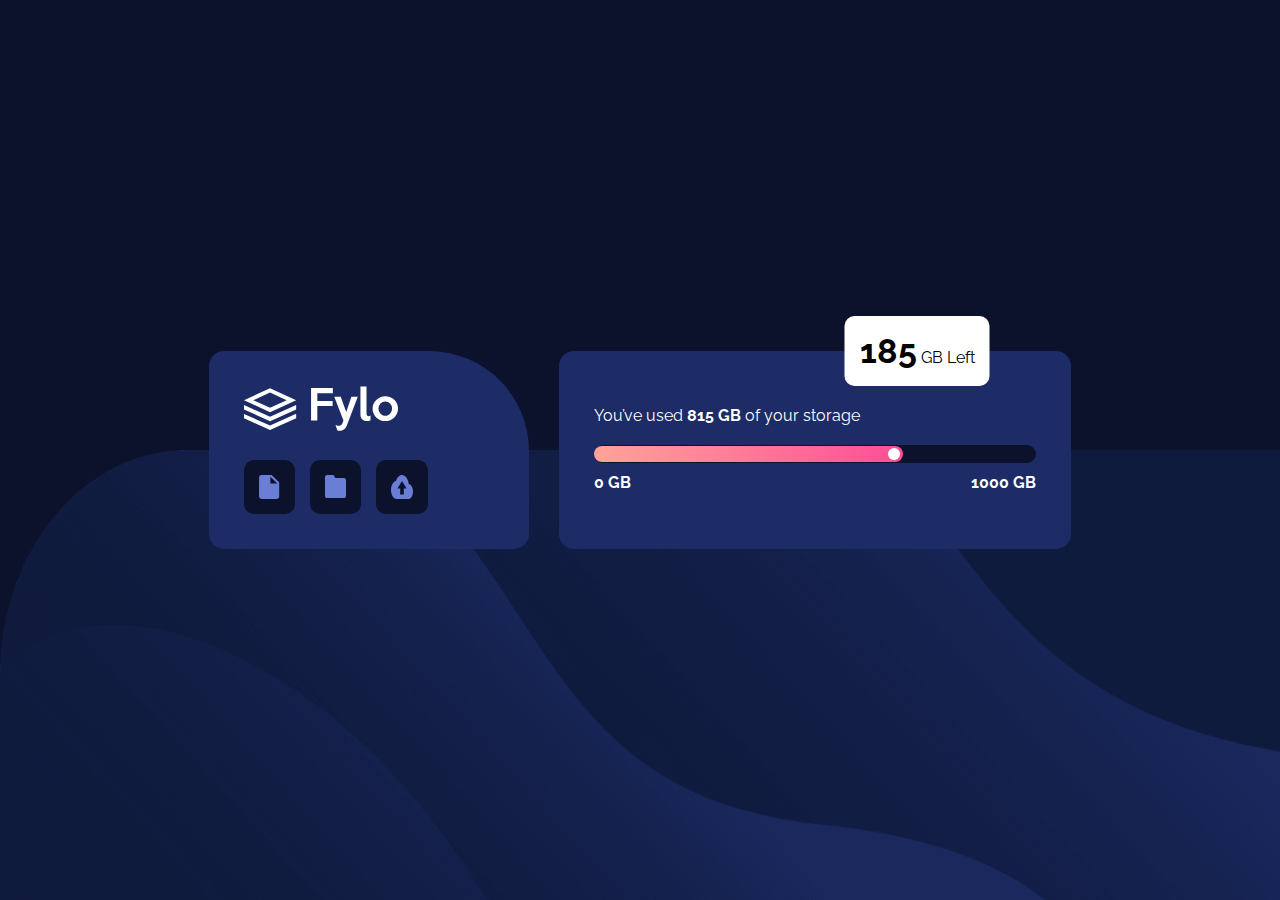
<file: fylo-data-storage-component-master/index.html>
<!DOCTYPE html>
<html lang="en">
<head>
  <meta charset="UTF-8">
  <meta name="viewport" content="width=device-width, initial-scale=1.0"> <!-- displays site properly based on user's device -->

  <link rel="icon" type="image/png" sizes="32x32" href="./images/favicon-32x32.png">
  <link rel="stylesheet" href="style.css">
  <title>Frontend Mentor | Fylo data storage component</title>

  <!-- Feel free to remove these styles or customise in your own stylesheet 👍 -->
  <!-- <style>
    .attribution { font-size: 11px; text-align: center; }
    .attribution a { color: hsl(228, 45%, 44%); }
  </style> -->
  </head>
  <body>
    <div class="container">
      <div class="inner-container">
        <div class="box">
          <div class="box1 bg">
            <img class="img" src="./images/logo.svg"alt="logo">
            <div class="image">
              <img src="./images/icon-document.svg" alt="icon-document">
              <img src="./images/icon-folder.svg" alt="icon-folder">
              <img src="./images/icon-upload.svg" alt="icon-upload">
            </div>
          </div>
          <div class="box2 bg">
            <p class="mainpara"> You’ve used <b>815 GB</b> of your storage</p>
            <div class="meter">
              <div class="innermeter">
                <div class="dot"></div>
              </div>
            </div>
            <div class="value">
              <b>0 GB</b>
              <b>1000 GB</b>
            </div>
            <div class="remain">
              <p><span>185</span> GB Left</p>
            </div>
          </div>
        </div>
      </div>
    </div>

    <!-- <div class="attribution">
      Challenge by <a href="https://www.frontendmentor.io?ref=challenge" target="_blank">Frontend Mentor</a>. 
      Coded by <a href="#">Your Name Here</a>.
    </div> -->
  </body>
</html>
</file>
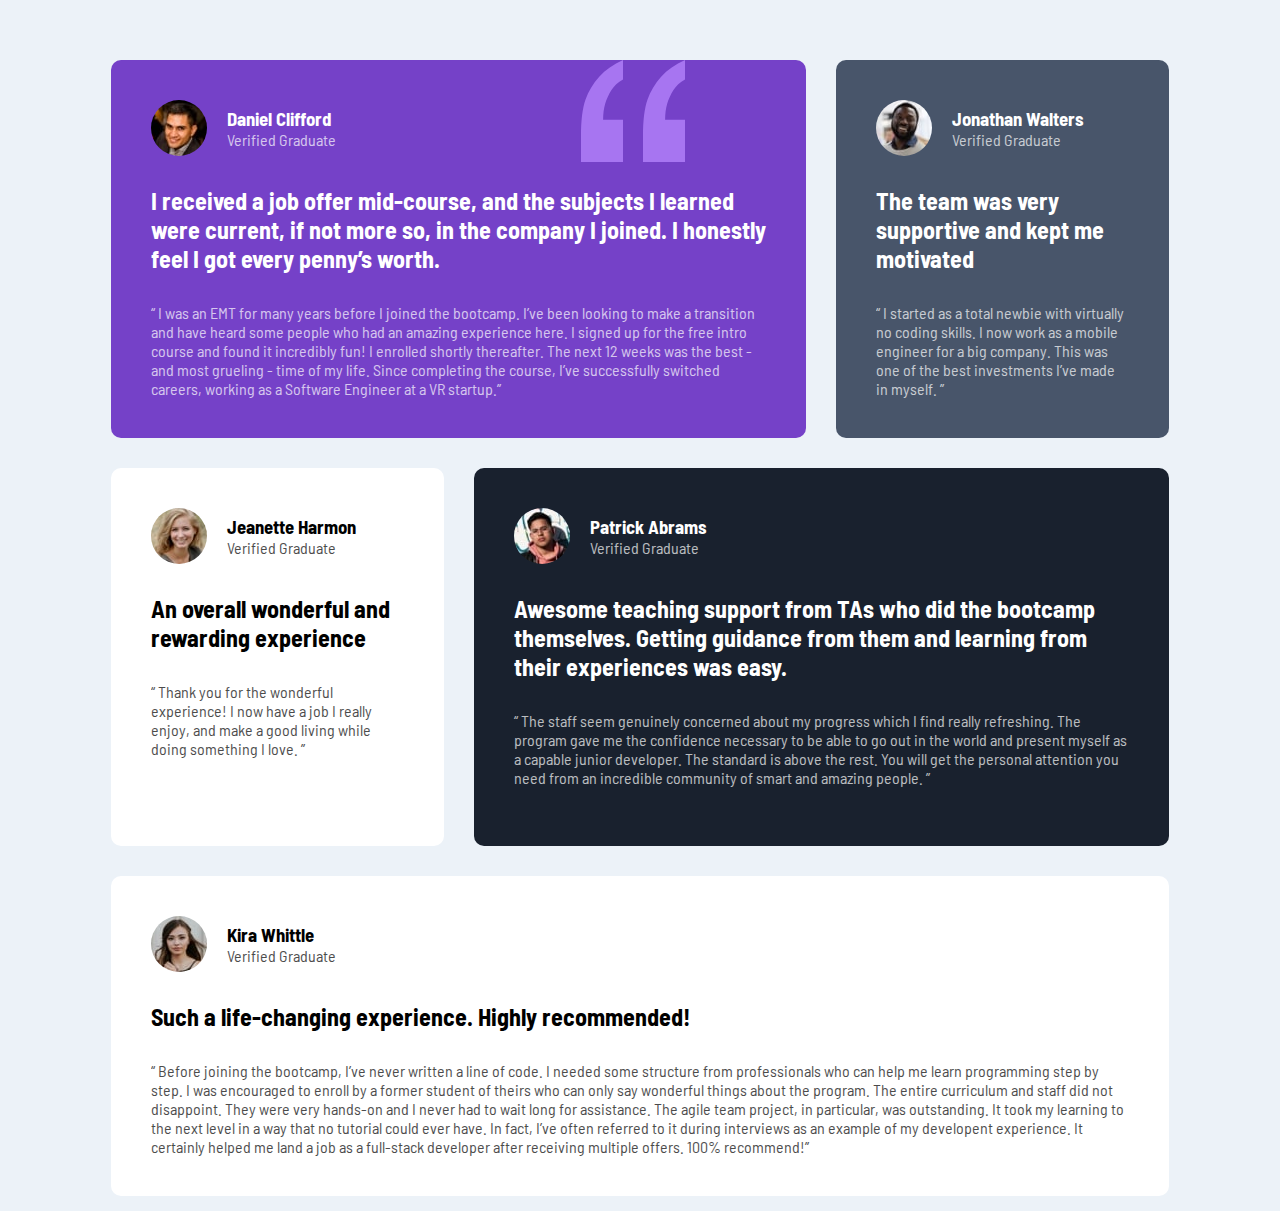
<file: testimonials-grid-section-main/index.html>
<!DOCTYPE html>
<html lang="en">
<head>
  <meta charset="UTF-8">
  <meta name="viewport" content="width=device-width, initial-scale=1.0"> <!-- displays site properly based on user's device -->

  <link rel="icon" type="image/png" sizes="32x32" href="./images/favicon-32x32.png">
  <link rel="stylesheet" href="./styles.css">
  <title>Frontend Mentor | [Challenge Name Here]</title>

  <!-- Feel free to remove these styles or customise in your own stylesheet 👍 -->
  <!-- <style>
    .attribution { font-size: 11px; text-align: center; }
    .attribution a { color: hsl(228, 45%, 44%); }
  </style> -->
</head>
<body>
  <div class="container">
    <div class="inner-container">
      <div class="box">
        <div class="box1">
          <div class="wrapper1">
            <div class="profile1 inner">
              <div class="profile">
                <img src="./images/image-daniel.jpg" alt="Daniel">
                <div class="image">
                  <h3>Daniel Clifford</h3>
                  <p>Verified Graduate</p>
                </div>
              </div>

              <h2>
                I received a job offer mid-course, and the subjects I learned were current, if not more so, in the company I joined. I honestly feel I got every penny’s worth.
              </h2>

              <p>
                “ I was an EMT for many years before I joined the bootcamp. I’ve been looking to make a transition and have heard some people who had an amazing experience here. I signed up for the free intro course and found it incredibly fun! I enrolled shortly thereafter. The next 12 weeks was the best - and most grueling - time of my life. Since completing the course, I’ve successfully switched careers, working as a Software Engineer at a VR startup.”
              </p>
            </div>

            <div class="profile2 inner">
              <div class="profile">
                <img src="./images/image-jonathan.jpg" alt="Jonathan">
                <div class="image">
                  <h3>Jonathan Walters</h3>
                  <p>Verified Graduate</p>
                </div>
              </div>

              <h2>
                The team was very supportive and kept me motivated
              </h2>

              <p>
                “ I started as a total newbie with virtually no coding skills. I now work as a mobile engineer for a big company. This was one of the best investments I’ve made in myself. ”
              </p>
            </div>
          </div>
          <div class="wrapper2">
            <div class="profile3 inner">
              <div class="profile">
                <img src="./images/image-jeanette.jpg" alt="Jeanette">
                <div class="image">
                  <h3>Jeanette Harmon</h3>
                  <p>Verified Graduate</p>
                </div>
              </div>

              <h2>
                An overall wonderful and rewarding experience
              </h2>

              <p>
                “ Thank you for the wonderful experience! I now have a job I really enjoy, and make a good living while doing something I love. ”
              </p>
            </div>
            <div class="profile4 inner">
              <div class="profile">
                <img src="./images/image-patrick.jpg" alt="Patrick">
                <div class="image">
                  <h3>Patrick Abrams</h3>
                  <p>Verified Graduate</p>
                </div>
              </div>

              <h2>
                Awesome teaching support from TAs who did the bootcamp themselves. Getting guidance from them and learning from their experiences was easy.
              </h2>

              <p>
                “ The staff seem genuinely concerned about my progress which I find really refreshing. The program gave me the confidence necessary to be able to go out in the world and present myself as a capable junior developer. The standard is above the rest. You will get the personal attention you need from an incredible community of smart and amazing people. ”
              </p>
            </div>
          </div>
        </div>
        <div class="box2 inner">
          <div class="profile">
            <img src="./images/image-kira.jpg" alt="Kira">
                <div class="image">
                  <h3>Kira Whittle</h3>
                  <p>Verified Graduate</p>
                </div>
          </div>

          <h2>
            Such a life-changing experience. Highly recommended!
          </h2>

          <p>
            “ Before joining the bootcamp, I’ve never written a line of code. I needed some structure from professionals who can help me learn programming step by step. I was encouraged to enroll by a former student of theirs who can only say wonderful things about the program. The entire curriculum and staff did not disappoint. They were very hands-on and I never had to wait long for assistance. The agile team project, in particular, was outstanding. It took my learning to the next level in a way that no tutorial could ever have. In fact, I’ve often referred to it during interviews as an example of my developent experience. It certainly helped me land a job as a full-stack developer after receiving multiple offers. 100% recommend!”
          </p>
        </div>
      </div>
    </div>
  </div>




  <!-- <div class="attribution">
    Challenge by <a href="https://www.frontendmentor.io?ref=challenge" target="_blank">Frontend Mentor</a>. 
    Coded by <a href="#">Your Name Here</a>.
  </div> -->
</body>
</html>
</file>
<file: fylo-data-storage-component-master/style.css>
@import url('https://fonts.googleapis.com/css2?family=Raleway:wght@400;700&display=swap');

*{
    margin: 0;
    padding: 0;
    box-sizing: border-box;
}

:root{
    /* ### Primary */

    /* --Gradient:  */
    --softOrange: hsl(6, 100%, 80%);
    --softRed: hsl(335, 100%, 65%);

    /* ### Neutral */

    --PaleBlue: hsl(243, 100%, 93%);
    --GrayishBlue: hsl(229, 7%, 55%);
    --DarkBlue: hsl(228, 56%, 26%);
    --VeryDarkBlue: hsl(229, 57%, 11%);
}
body{
    background-color: var(--VeryDarkBlue);
    font-family: 'Raleway', sans-serif;
    color: white;
}
span{
    font-size: 34px;
    font-weight: bold;
}
.container{
    width: 100vw;
    height: 100vh;
    background: url("./images/bg-mobile.png") no-repeat;
    background-position: bottom;
    background-size: 100% 100%;
    display: flex;
    justify-content: center;
    align-items: center;
}
.inner-container{
    /* display: flex; */
    max-width: 380px;
    width: 100%;
    /* place-items: center; */
    display: flex;
    align-items: center;
    justify-content: center;
}
.box{
    /* max-width: 380px; */
    /* width: 100%; */
    margin: 20px;
    display: flex;
    flex-direction: column;
    /* align-items: center; */
        /* justify-content: center; */
    gap: 30px;
}
.bg{
    background-color: var(--DarkBlue);
    padding: 35px;
    border-radius: 15px;
}
.box1{
    border-top-right-radius: 100px;
    /* padding-right: ; */
    /* height: 20px; */
}
.box1 img{
    width: 45%;
}
.image{
    display: flex;
    align-items: center;
    gap: 15px;
}
.box1 .image img{
    padding: 15px;
    margin-top: 25px;
    border-radius: 10px;
    width: 19%;
    height: 54px;
    background-color: var(--VeryDarkBlue);
}
.box2{
    position: relative;
}
.meter{
    width: 100%;
    height: 18px;
    border-radius: 50px;
    background-color: var(--VeryDarkBlue);
    display: flex;
    align-items: center;
    margin: 10px 0;
    /* justify-content: center; */
    /* background: linear-gradient(90deg, var(--softOrange), var(--softRed)); */
}
.innermeter{
    width: 70%;
    height: 16px;
    border-radius: 50px;
    /* background-color: var(--VeryDarkBlue); */
    background: linear-gradient(90deg, var(--softOrange), var(--softRed));
    position: relative;
}
.dot{
    position: absolute;
    left: 96%;
    top: 50%;
    transform: translate(-50%,-50%);
    width: 12px;
    height: 12px;
    border-radius: 100%;
    background-color: white;
    /* background: linear-gradient(90deg, var(--softOrange), var(--softRed)); */
}
.value{
    display: flex;
    justify-content: space-between;
    margin-bottom: 20px;
}
.remain{
    position: absolute;
    top: 100%;
    left: 50%;
    transform: translate(-50%,-50%);
    background-color: white;
    padding: 15px 25px;
    border-radius: 10px;
}
.remain p{
    color: black;   
}

@media (min-width: 700px) {
    .inner-container{
        max-width: 100vw;
        width: 98%;
    }
    .box{
        flex-direction: row;
        /* align-items: center; */
        justify-content: center;
    }
    .box1{
        padding-right: 80px;
    }
    .box1 img{
        width: 75%;
    }
    .box1 .image img{
        width: 25%;
    }
    .remain{
        padding: 15px;
    }
}

@media (min-width: 850px) {
    .container{
        background-image: url("./images/bg-desktop.png");
        background-size: 100% 50%;
    }
    .inner-container{
        width: 100%;
    }
    .box{
        max-width: 100vw;
        width: 80%;
    }
    
    .box2{
        max-width: 100vw;
        width: 50%;
    }
    .dot{
        left: 96%;
    }
}
@media (min-width: 1200px) {
    .dot{
        left: 97%;
    }
    .mainpara{
        margin-top: 20px;
        margin-bottom: 20px;
    }
    .value{
        margin-bottom: 0;
    }
    .remain{
        top: 0;
        /* padding: 15px 30px; */
        left: 70%;
    }
}
@media (min-width: 1300px) {
    .remain{
        left: 72%;
    }
}
@media (min-width: 1400px) {
    .remain{
        left: 74%;
    }
}
@media (min-width: 1500px) {
    .dot{
        left: 98%;
    }
    .remain{
        left: 75%;
    }
}
@media (min-width:1600px) {
    
    .remain{
        left: 76%;
    }
}
@media (min-width: 1700px) {
    .remain{
        left: 77%;
    }
}
@media (min-width: 1800px) {
    .remain{
        left: 78%;
    }
}
</file>
<file: testimonials-grid-section-main/styles.css>
@import url('https://fonts.googleapis.com/css2?family=Barlow+Semi+Condensed:wght@500;600&display=swap');

*{
    margin: 0;
    padding: 0;
    box-sizing: border-box;
}
:root{
    --Moderateviolet: hsl(263, 55%, 52%);
    --Verydarkgrayishblue: hsl(217, 19%, 35%);
    --Verydarkblackishblue: hsl(219, 29%, 14%);
    --White: hsl(0, 0%, 100%);

    /* ### Neutral */

    --Lightgray: hsl(0, 0%, 81%);
    --Lightgrayop: hsla(0, 0%, 81%, 70%);
    --Lightgrayishblue: hsl(210, 46%, 95%);
}

body{
    background-color: var(--Lightgrayishblue);
    font-family: 'Barlow Semi Condensed', sans-serif;
    /* margin: 50px auto; */
    /* padding: 50px auto; */
}

h2{
    margin: 30px 0;
}

.container{
    width: 100%;
    height: 100vh;
    position: relative;
}

.inner-container{
    height: 100%;
    width: 100%;
    max-width: 520px;
    top: 50%;
    left: 50%;
    position: absolute;
    transform: translate(-50%,-50%);
    /* background-color: red; */
}

.box{
    display: grid;
    grid-template-rows: 2fr 0.5fr;
}

.inner{
    padding: 40px;
    margin: 25px;
    border-radius: 10px;
}
.inner p{
    opacity: 70%;
}
.profile{
    display: flex;
    align-items: center;
    /* justify-content: center; */
}

.profile img{
    border-radius: 50px;
    margin-right: 20px;
}

.profile1{
    background: url(./images/bg-pattern-quotation.svg) no-repeat;
    background-position: top right;
    background-position-x: 260px;
    background-color: var(--Moderateviolet);
    color: var(--White);
}

.profile2{
    background-color: var(--Verydarkgrayishblue);
    color: var(--White);

}
.profile3{
    background-color: var(--White);
}
.profile4{
    background-color: var(--Verydarkblackishblue);
    color: var(--White);
}
.box2{
    background-color: white;
}

@media (min-width: 700px) {
    .container{
        width: 100%;
        height: 100vh;
        position: relative;
    }

    .inner-container{
        height: 100vh;
        width: 85%;
        max-width: 1920px;

        top: 55%;
        left: 50%;
        position: absolute;
        transform: translate(-50%,-50%);
        /* background-color: red; */
    }
    .box{
        grid-template-rows: 1fr 0.01fr;
        /* grid-template-rows: 0; */
    }
    .box1{
        display: grid;
        grid-template-rows: 1fr 1fr;
    }
    .inner{
        margin: 15px;
    }
    .wrapper1{
        display: grid;
        grid-template-columns: 2fr 1fr;
        /* grid-template-rows: 0; */
    }
    .profile1{
        background-position-x: 350px;
    }
    .wrapper2{
        display: grid;
        grid-template-columns: 1fr 2fr;
        /* grid-template-rows: 0; */
    }
}
@media (min-width: 920px){
    .profile1{
        background-position-x: 470px;
    }
}
@media (min-width: 1360px){

    .inner-container{
        /* margin-top: 60px; */
        height: 100vh;
        width: 90%;
        max-width: 1920px;

        top: 55%;
        left: 50%;
        /* bottom: 50%; */
        position: absolute;
        transform: translate(-50%,-50%);
        /* background-color: red; */
    }
    .box{
        grid-template-columns: 75% 25%;
        /* grid-template-rows: 0; */
    }
    .box1{
        display: grid;
        grid-template-rows: 1fr 1fr;
    }
    .inner{
        margin: 15px;
    }
    .wrapper1{
        display: grid;
        grid-template-columns: 2fr 1fr;
        /* grid-template-rows: 0; */
    }

    .profile1{
        background-position-x: 370px;
    }

    .wrapper2{
        display: grid;
        grid-template-columns: 1fr 2fr;
        /* grid-template-rows: 0; */
    }
    .box2 h2{
        width: 250px;
    }
    .box2 p{
        max-width: 250px;
    }
}
</file>
